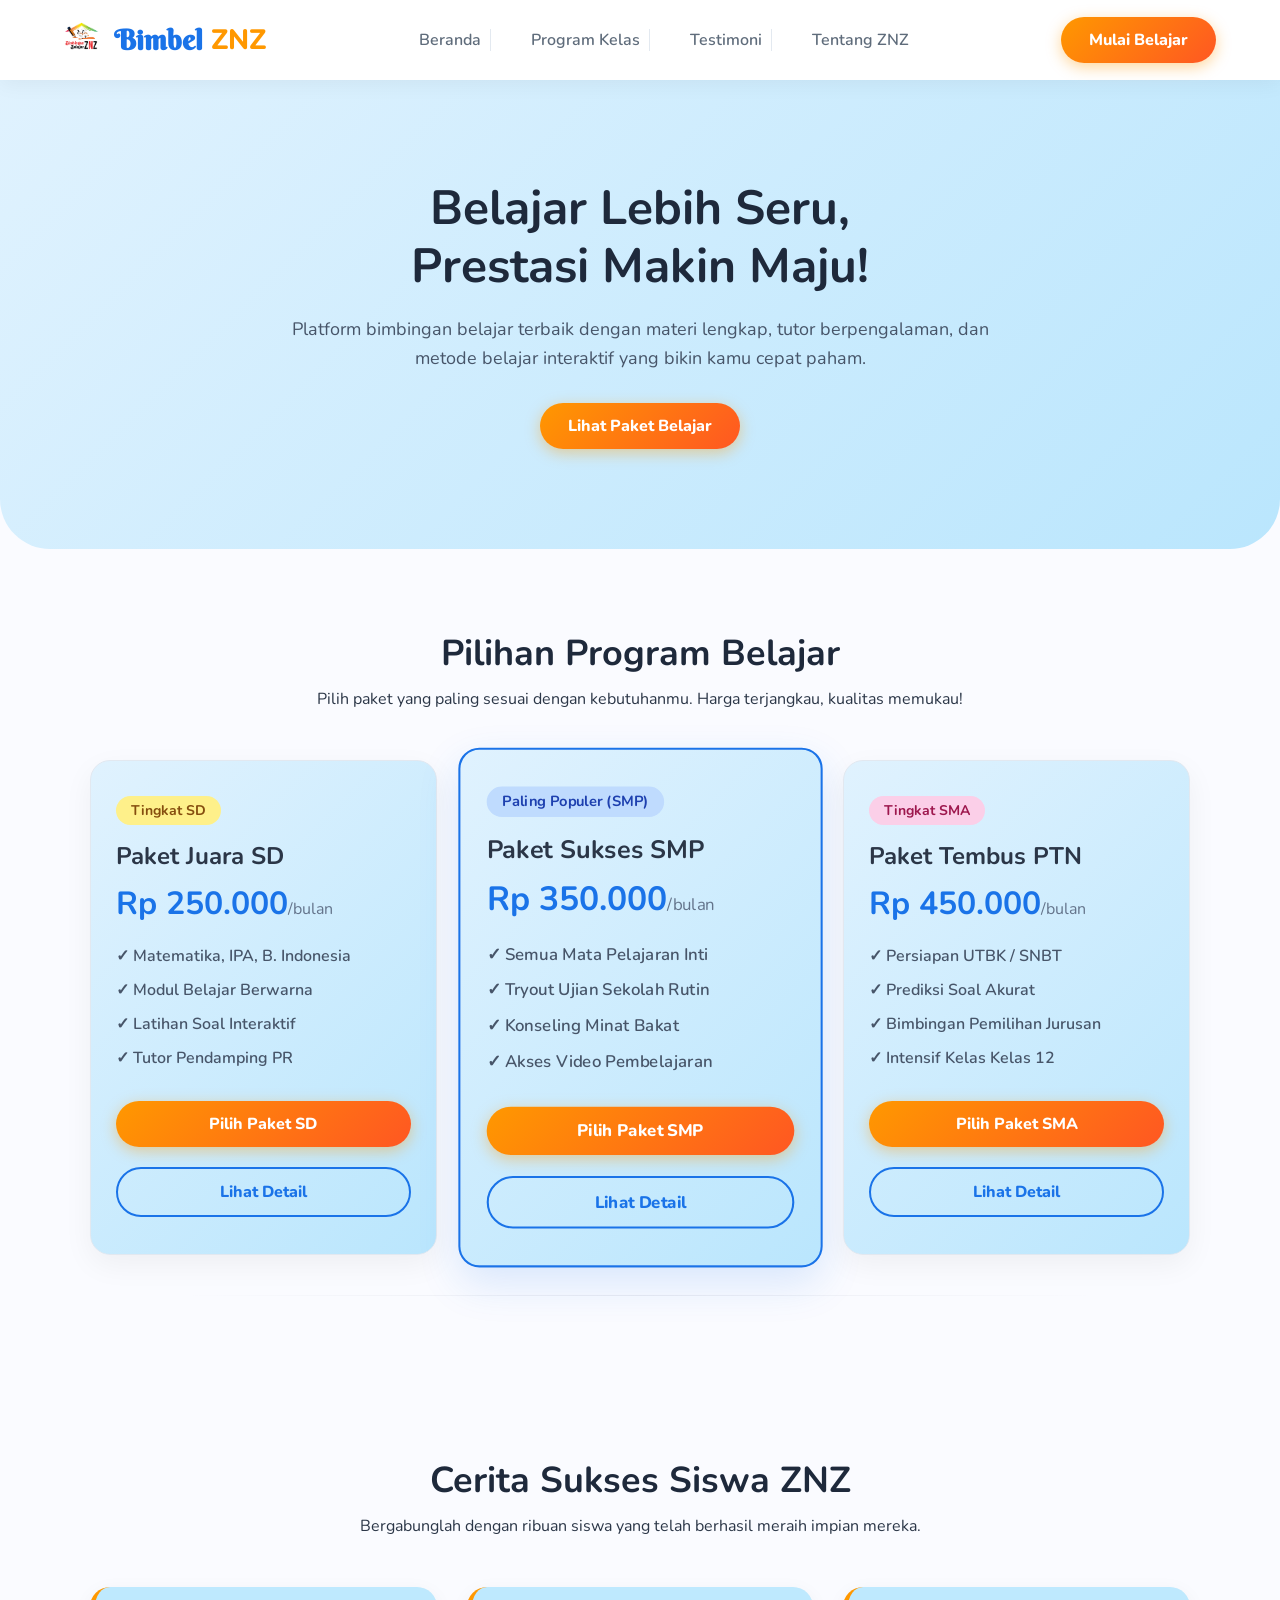
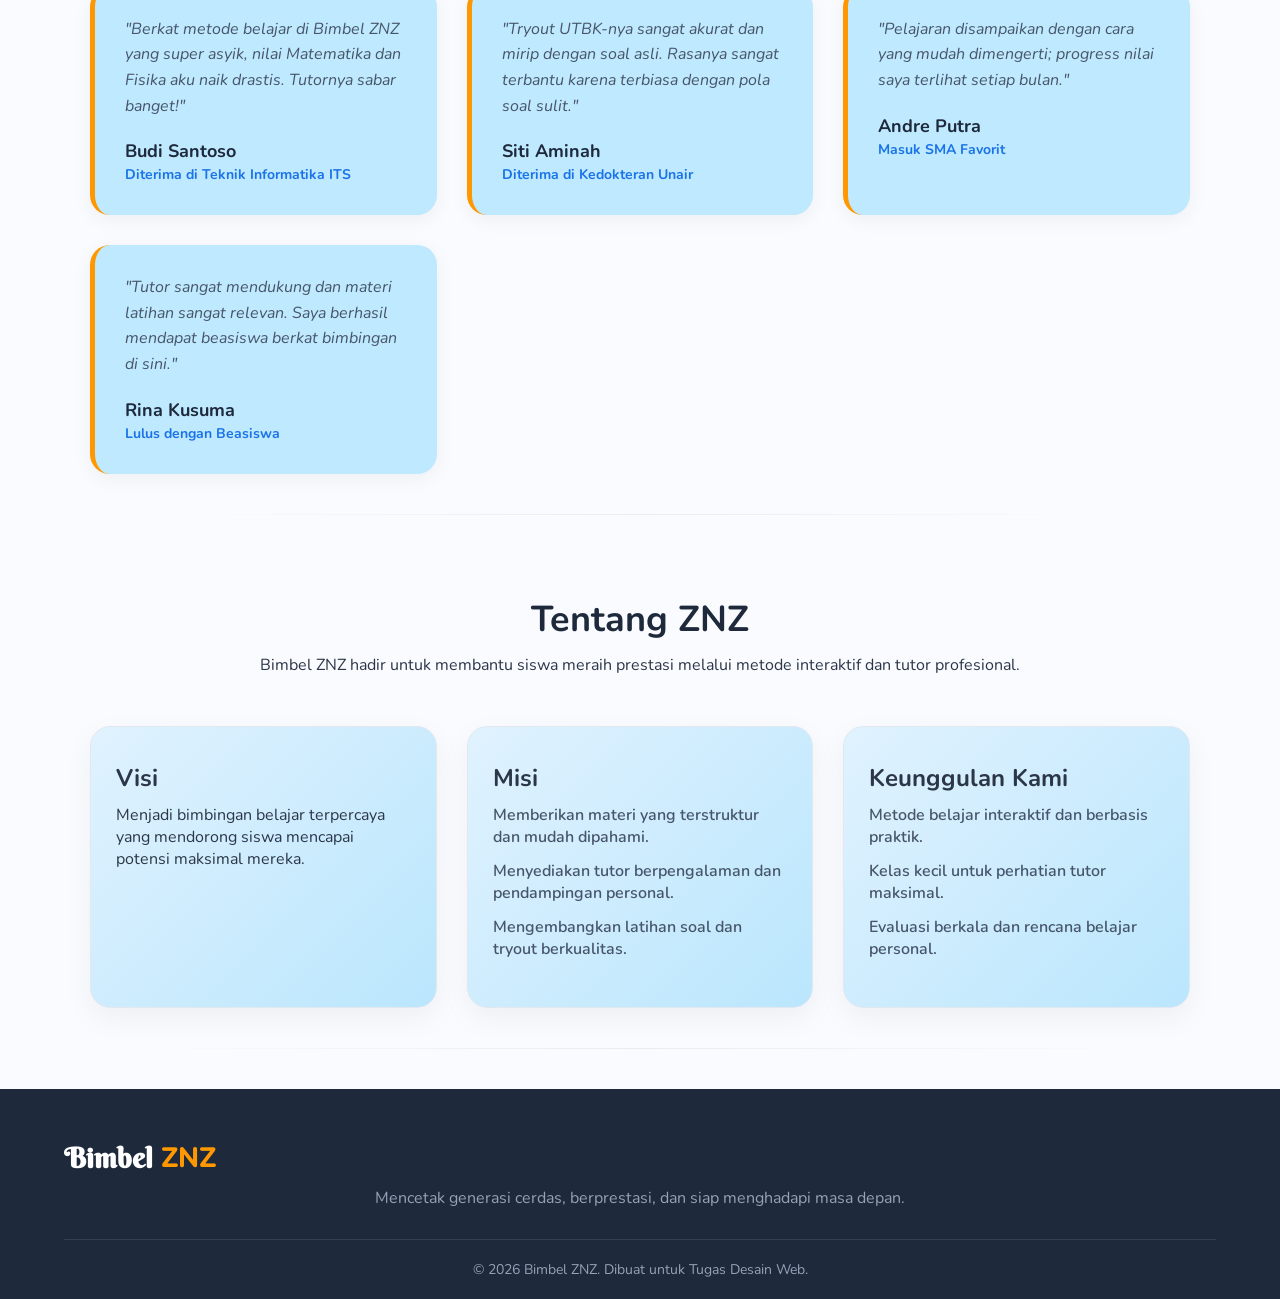
<file: index.html>
<!DOCTYPE html>
<html lang="id">
<head>
    <meta charset="UTF-8">
    <meta name="viewport" content="width=device-width, initial-scale=1.0">
    <title>Bimbel ZNZ - Sukses Belajar Bersama Kami</title>
    <!-- Menghubungkan ke file CSS -->
    <link rel="stylesheet" href="style.css">
    <!-- Mengambil Font dari Google Fonts -->
    <link href="https://fonts.googleapis.com/css2?family=Nunito:wght@400;600;800&family=Berkshire+Swash&family=Bebas+Neue&display=swap" rel="stylesheet">
</head>
<body>

    <!-- NAVBAR -->
    <header>
        <div class="logo">
            <!-- Tambahkan tag img ini -->
            <img src="LOGO BIMBEL_.png" alt="Logo Bimbel ZNZ" class="logo-img">
            <div class="logo-text">Bimbel<span>ZNZ</span></div>
        </div>
        <nav>
            <ul>
                <li><a href="#beranda">Beranda</a></li>
                <li><a href="#program">Program Kelas</a></li>
                <li><a href="#testimoni">Testimoni</a></li>
                <li><a href="#tentang">Tentang ZNZ</a></li>
            </ul>
        </nav>
        <a href="#program" class="btn btn-daftar">Mulai Belajar</a>
    </header>

    <!-- HERO SECTION (Sambutan) -->
    <section id="beranda" class="hero">
        <div class="hero-text">
            <h1>Belajar Lebih Seru,<br>Prestasi Makin Maju!</h1>
            <p>Platform bimbingan belajar terbaik dengan materi lengkap, tutor berpengalaman, dan metode belajar interaktif yang bikin kamu cepat paham.</p>
            <div class="hero-buttons">
                <a href="#program" class="btn btn-utama">Lihat Paket Belajar</a>
            </div>
        </div>
    </section>

    <!-- PROGRAM KELAS -->
    <section id="program" class="section-program">
        <div class="section-title">
            <h2>Pilihan Program Belajar</h2>
            <p>Pilih paket yang paling sesuai dengan kebutuhanmu. Harga terjangkau, kualitas memukau!</p>
        </div>
        
        <div class="grid-container">
            <!-- Paket SD -->
            <div class="card">
                <div class="card-header badge-sd">Tingkat SD</div>
                <h3>Paket Juara SD</h3>
                <h4 class="harga">Rp 250.000<span>/bulan</span></h4>
                <ul class="fasilitas">
                    <li>✓ Matematika, IPA, B. Indonesia</li>
                    <li>✓ Modul Belajar Berwarna</li>
                    <li>✓ Latihan Soal Interaktif</li>
                    <li>✓ Tutor Pendamping PR</li>
                </ul>
                <a href="#" class="btn btn-utama btn-full">Pilih Paket SD</a>
                <a href="juara-sd.html" class="btn btn-outline btn-full">Lihat Detail</a>
            </div>

            <!-- Paket SMP -->
            <div class="card card-popular">
                <div class="card-header badge-smp">Paling Populer (SMP)</div>
                <h3>Paket Sukses SMP</h3>
                <h4 class="harga">Rp 350.000<span>/bulan</span></h4>
                <ul class="fasilitas">
                    <li>✓ Semua Mata Pelajaran Inti</li>
                    <li>✓ Tryout Ujian Sekolah Rutin</li>
                    <li>✓ Konseling Minat Bakat</li>
                    <li>✓ Akses Video Pembelajaran</li>
                </ul>
                <a href="#" class="btn btn-utama btn-full">Pilih Paket SMP</a>
                <a href="sukses-smp.html" class="btn btn-outline btn-full">Lihat Detail</a>
            </div>

            <!-- Paket SMA -->
            <div class="card">
                <div class="card-header badge-sma">Tingkat SMA</div>
                <h3>Paket Tembus PTN</h3>
                <h4 class="harga">Rp 450.000<span>/bulan</span></h4>
                <ul class="fasilitas">
                    <li>✓ Persiapan UTBK / SNBT</li>
                    <li>✓ Prediksi Soal Akurat</li>
                    <li>✓ Bimbingan Pemilihan Jurusan</li>
                    <li>✓ Intensif Kelas Kelas 12</li>
                </ul>
                <a href="#" class="btn btn-utama btn-full">Pilih Paket SMA</a>
                <a href="tembus-ptn.html" class="btn btn-outline btn-full">Lihat Detail</a>
            </div>
        </div>
    </section>

    <!-- TESTIMONI (Kredibilitas ala GO) -->
    <section id="testimoni" class="section-testimoni">
        <div class="section-title">
            <h2>Cerita Sukses Siswa ZNZ</h2>
            <p>Bergabunglah dengan ribuan siswa yang telah berhasil meraih impian mereka.</p>
        </div>
        
        <div class="grid-container">
            <div class="card-testi">
                <p class="kutipan">"Berkat metode belajar di Bimbel ZNZ yang super asyik, nilai Matematika dan Fisika aku naik drastis. Tutornya sabar banget!"</p>
                <div class="profil">
                    <strong>Budi Santoso</strong>
                    <span>Diterima di Teknik Informatika ITS</span>
                </div>
            </div>
            <div class="card-testi">
                <p class="kutipan">"Tryout UTBK-nya sangat akurat dan mirip dengan soal asli. Rasanya sangat terbantu karena terbiasa dengan pola soal sulit."</p>
                <div class="profil">
                    <strong>Siti Aminah</strong>
                    <span>Diterima di Kedokteran Unair</span>
                </div>
            </div>
            <div class="card-testi">
                <p class="kutipan">"Pelajaran disampaikan dengan cara yang mudah dimengerti; progress nilai saya terlihat setiap bulan."</p>
                <div class="profil">
                    <strong>Andre Putra</strong>
                    <span>Masuk SMA Favorit</span>
                </div>
            </div>
            <div class="card-testi">
                <p class="kutipan">"Tutor sangat mendukung dan materi latihan sangat relevan. Saya berhasil mendapat beasiswa berkat bimbingan di sini."</p>
                <div class="profil">
                    <strong>Rina Kusuma</strong>
                    <span>Lulus dengan Beasiswa</span>
                </div>
            </div>
        </div>
    </section>

    <!-- TENTANG ZNZ -->
    <section id="tentang" class="section-tentang">
        <div class="section-title">
            <h2>Tentang ZNZ</h2>
            <p>Bimbel ZNZ hadir untuk membantu siswa meraih prestasi melalui metode interaktif dan tutor profesional.</p>
        </div>

        <div class="grid-container tentang-grid">
            <div class="card">
                <h3>Visi</h3>
                <p>Menjadi bimbingan belajar terpercaya yang mendorong siswa mencapai potensi maksimal mereka.</p>
            </div>

            <div class="card">
                <h3>Misi</h3>
                <ul class="fasilitas">
                    <li>Memberikan materi yang terstruktur dan mudah dipahami.</li>
                    <li>Menyediakan tutor berpengalaman dan pendampingan personal.</li>
                    <li>Mengembangkan latihan soal dan tryout berkualitas.</li>
                </ul>
            </div>

            <div class="card">
                <h3>Keunggulan Kami</h3>
                <ul class="fasilitas">
                    <li>Metode belajar interaktif dan berbasis praktik.</li>
                    <li>Kelas kecil untuk perhatian tutor maksimal.</li>
                    <li>Evaluasi berkala dan rencana belajar personal.</li>
                </ul>
            </div>
        </div>
    </section>

    <!-- FOOTER -->
    <footer>
        <div class="footer-content">
            <div class="logo-text" style="color: white; margin-bottom: 10px;">Bimbel<span>ZNZ</span></div>
            <p>Mencetak generasi cerdas, berprestasi, dan siap menghadapi masa depan.</p>
        </div>
        <div class="footer-bottom">
            <p>&copy; 2026 Bimbel ZNZ. Dibuat untuk Tugas Desain Web.</p>
        </div>
    </footer>

</body>
</html>
</file>
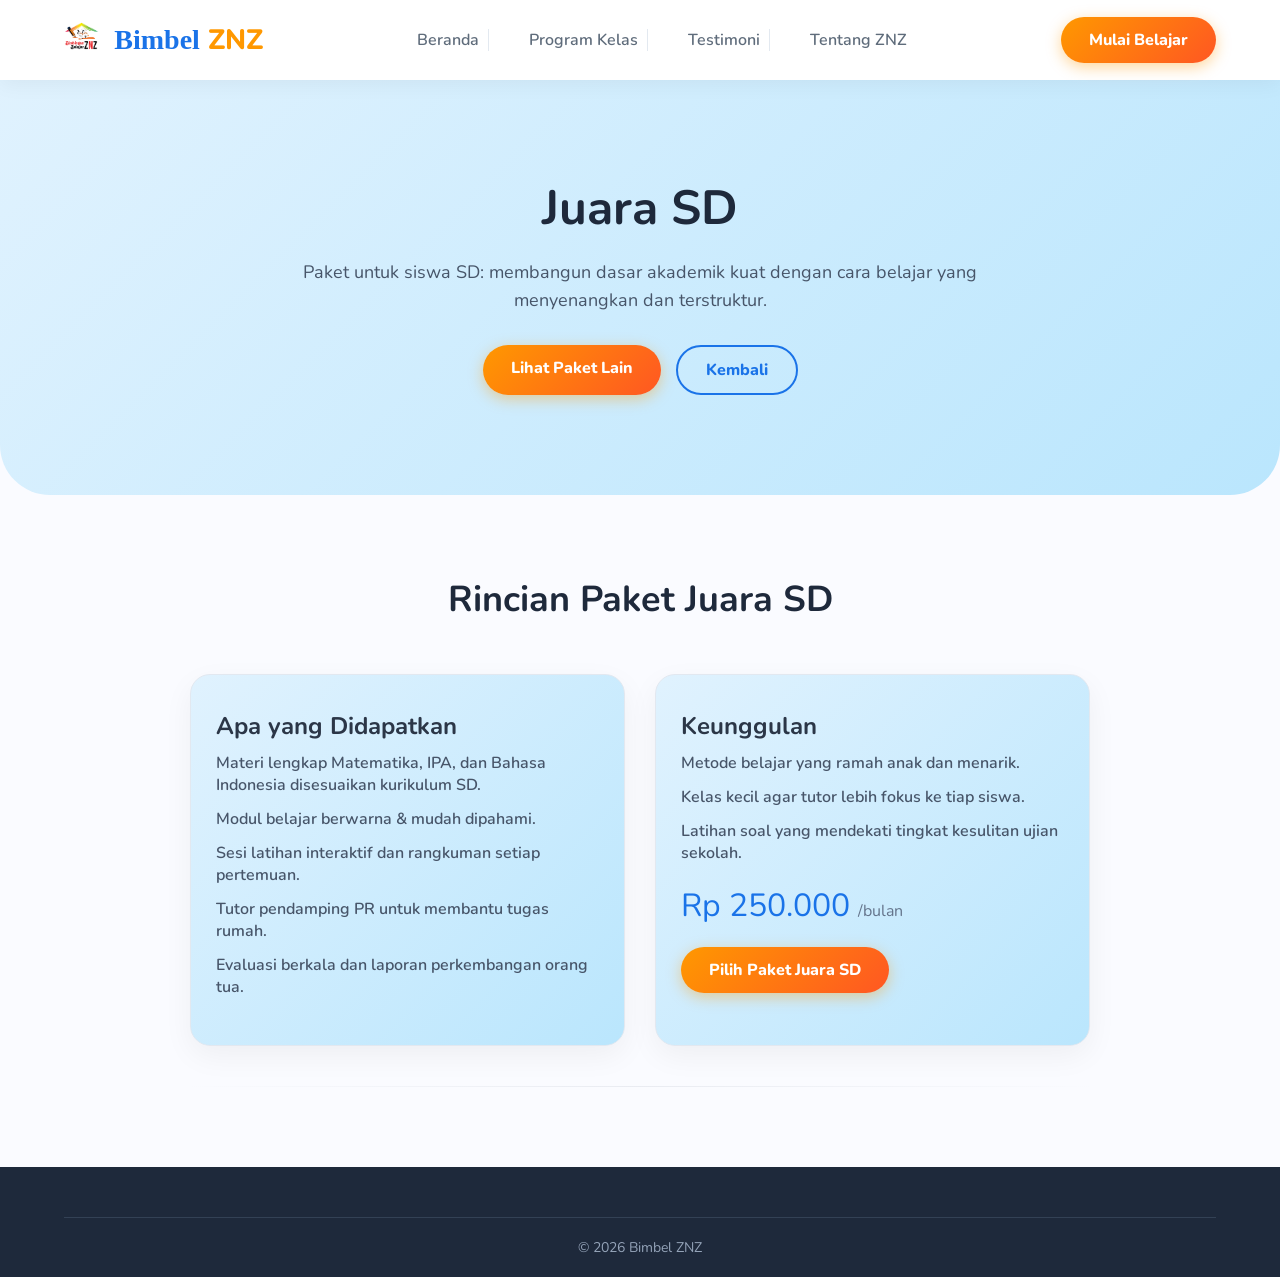
<file: juara-sd.html>
<!DOCTYPE html>
<html lang="id">
<head>
    <meta charset="UTF-8">
    <meta name="viewport" content="width=device-width, initial-scale=1.0">
    <title>Juara SD - Detail Paket | Bimbel ZNZ</title>
    <link rel="stylesheet" href="style.css">
    <link href="https://fonts.googleapis.com/css2?family=Nunito:wght@400;600;800&display=swap" rel="stylesheet">
</head>
<body>
    <header>
        <div class="logo">
            <img src="LOGO BIMBEL_.png" alt="Logo Bimbel ZNZ" class="logo-img">
            <div class="logo-text">Bimbel<span>ZNZ</span></div>
        </div>
        <nav>
            <ul>
                <li><a href="index.html#beranda">Beranda</a></li>
                <li><a href="index.html#program">Program Kelas</a></li>
                <li><a href="index.html#testimoni">Testimoni</a></li>
                <li><a href="index.html#tentang">Tentang ZNZ</a></li>
            </ul>
        </nav>
        <a href="index.html#program" class="btn btn-daftar">Mulai Belajar</a>
    </header>

    <section class="hero">
        <div class="hero-text">
            <h1>Juara SD</h1>
            <p>Paket untuk siswa SD: membangun dasar akademik kuat dengan cara belajar yang menyenangkan dan terstruktur.</p>
            <div class="hero-buttons">
                <a href="index.html#program" class="btn btn-utama">Lihat Paket Lain</a>
                <a href="index.html" class="btn btn-outline">Kembali</a>
            </div>
        </div>
    </section>

    <section class="section-program">
        <div class="section-title">
            <h2>Rincian Paket Juara SD</h2>
        </div>

        <div class="grid-container" style="max-width:900px; margin:0 auto;">
            <div class="card">
                <h3>Apa yang Didapatkan</h3>
                <ul class="fasilitas">
                    <li>Materi lengkap Matematika, IPA, dan Bahasa Indonesia disesuaikan kurikulum SD.</li>
                    <li>Modul belajar berwarna & mudah dipahami.</li>
                    <li>Sesi latihan interaktif dan rangkuman setiap pertemuan.</li>
                    <li>Tutor pendamping PR untuk membantu tugas rumah.</li>
                    <li>Evaluasi berkala dan laporan perkembangan orang tua.</li>
                </ul>
            </div>

            <div class="card">
                <h3>Keunggulan</h3>
                <ul class="fasilitas">
                    <li>Metode belajar yang ramah anak dan menarik.</li>
                    <li>Kelas kecil agar tutor lebih fokus ke tiap siswa.</li>
                    <li>Latihan soal yang mendekati tingkat kesulitan ujian sekolah.</li>
                </ul>
                <div style="margin-top:20px;">
                    <p class="harga">Rp 250.000 <span>/bulan</span></p>
                    <a href="index.html" class="btn btn-utama">Pilih Paket Juara SD</a>
                </div>
            </div>
        </div>
    </section>

    <footer>
        <div class="footer-bottom">
            <p>&copy; 2026 Bimbel ZNZ</p>
        </div>
    </footer>
</body>
</html>
</file>
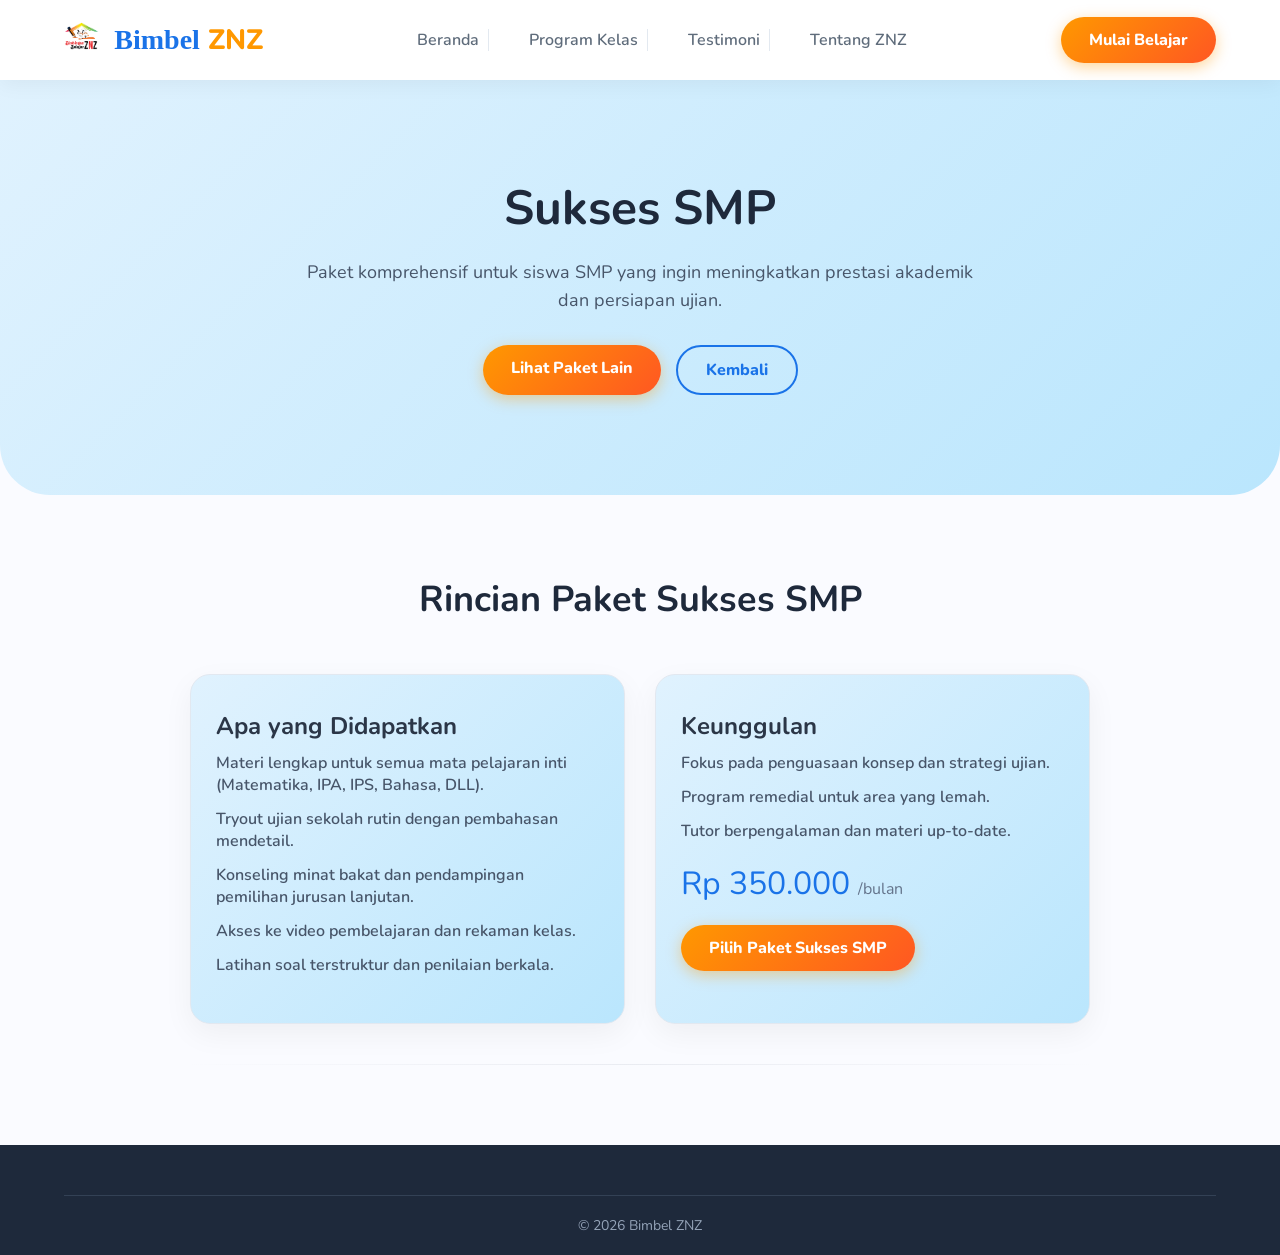
<file: sukses-smp.html>
<!DOCTYPE html>
<html lang="id">
<head>
    <meta charset="UTF-8">
    <meta name="viewport" content="width=device-width, initial-scale=1.0">
    <title>Sukses SMP - Detail Paket | Bimbel ZNZ</title>
    <link rel="stylesheet" href="style.css">
    <link href="https://fonts.googleapis.com/css2?family=Nunito:wght@400;600;800&display=swap" rel="stylesheet">
</head>
<body>
    <header>
        <div class="logo">
            <img src="LOGO BIMBEL_.png" alt="Logo Bimbel ZNZ" class="logo-img">
            <div class="logo-text">Bimbel<span>ZNZ</span></div>
        </div>
        <nav>
            <ul>
                <li><a href="index.html#beranda">Beranda</a></li>
                <li><a href="index.html#program">Program Kelas</a></li>
                <li><a href="index.html#testimoni">Testimoni</a></li>
                <li><a href="index.html#tentang">Tentang ZNZ</a></li>
            </ul>
        </nav>
        <a href="index.html#program" class="btn btn-daftar">Mulai Belajar</a>
    </header>

    <section class="hero">
        <div class="hero-text">
            <h1>Sukses SMP</h1>
            <p>Paket komprehensif untuk siswa SMP yang ingin meningkatkan prestasi akademik dan persiapan ujian.</p>
            <div class="hero-buttons">
                <a href="index.html#program" class="btn btn-utama">Lihat Paket Lain</a>
                <a href="index.html" class="btn btn-outline">Kembali</a>
            </div>
        </div>
    </section>

    <section class="section-program">
        <div class="section-title">
            <h2>Rincian Paket Sukses SMP</h2>
        </div>

        <div class="grid-container" style="max-width:900px; margin:0 auto;">
            <div class="card">
                <h3>Apa yang Didapatkan</h3>
                <ul class="fasilitas">
                    <li>Materi lengkap untuk semua mata pelajaran inti (Matematika, IPA, IPS, Bahasa, DLL).</li>
                    <li>Tryout ujian sekolah rutin dengan pembahasan mendetail.</li>
                    <li>Konseling minat bakat dan pendampingan pemilihan jurusan lanjutan.</li>
                    <li>Akses ke video pembelajaran dan rekaman kelas.</li>
                    <li>Latihan soal terstruktur dan penilaian berkala.</li>
                </ul>
            </div>

            <div class="card">
                <h3>Keunggulan</h3>
                <ul class="fasilitas">
                    <li>Fokus pada penguasaan konsep dan strategi ujian.</li>
                    <li>Program remedial untuk area yang lemah.</li>
                    <li>Tutor berpengalaman dan materi up-to-date.</li>
                </ul>
                <div style="margin-top:20px;">
                    <p class="harga">Rp 350.000 <span>/bulan</span></p>
                    <a href="index.html" class="btn btn-utama">Pilih Paket Sukses SMP</a>
                </div>
            </div>
        </div>
    </section>

    <footer>
        <div class="footer-bottom">
            <p>&copy; 2026 Bimbel ZNZ</p>
        </div>
    </footer>
</body>
</html>
</file>
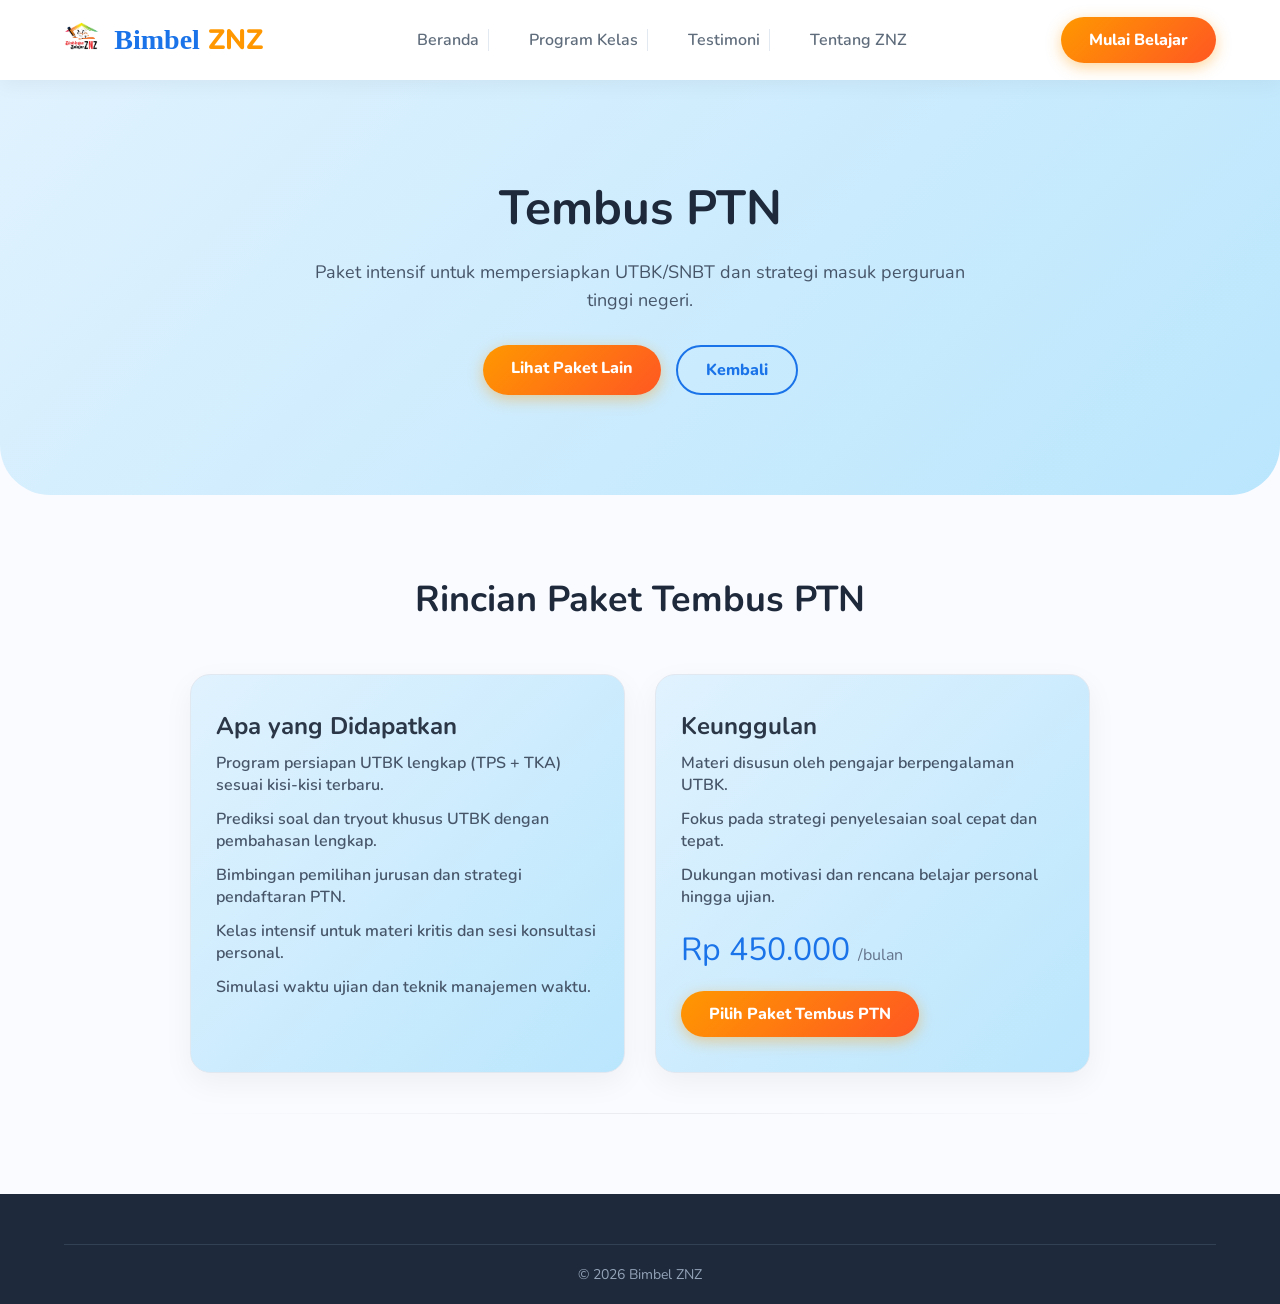
<file: tembus-ptn.html>
<!DOCTYPE html>
<html lang="id">
<head>
    <meta charset="UTF-8">
    <meta name="viewport" content="width=device-width, initial-scale=1.0">
    <title>Tembus PTN - Detail Paket | Bimbel ZNZ</title>
    <link rel="stylesheet" href="style.css">
    <link href="https://fonts.googleapis.com/css2?family=Nunito:wght@400;600;800&display=swap" rel="stylesheet">
</head>
<body>
    <header>
        <div class="logo">
            <img src="LOGO BIMBEL_.png" alt="Logo Bimbel ZNZ" class="logo-img">
            <div class="logo-text">Bimbel<span>ZNZ</span></div>
        </div>
        <nav>
            <ul>
                <li><a href="index.html#beranda">Beranda</a></li>
                <li><a href="index.html#program">Program Kelas</a></li>
                <li><a href="index.html#testimoni">Testimoni</a></li>
                <li><a href="index.html#tentang">Tentang ZNZ</a></li>
            </ul>
        </nav>
        <a href="index.html#program" class="btn btn-daftar">Mulai Belajar</a>
    </header>

    <section class="hero">
        <div class="hero-text">
            <h1>Tembus PTN</h1>
            <p>Paket intensif untuk mempersiapkan UTBK/SNBT dan strategi masuk perguruan tinggi negeri.</p>
            <div class="hero-buttons">
                <a href="index.html#program" class="btn btn-utama">Lihat Paket Lain</a>
                <a href="index.html" class="btn btn-outline">Kembali</a>
            </div>
        </div>
    </section>

    <section class="section-program">
        <div class="section-title">
            <h2>Rincian Paket Tembus PTN</h2>
        </div>

        <div class="grid-container" style="max-width:900px; margin:0 auto;">
            <div class="card">
                <h3>Apa yang Didapatkan</h3>
                <ul class="fasilitas">
                    <li>Program persiapan UTBK lengkap (TPS + TKA) sesuai kisi-kisi terbaru.</li>
                    <li>Prediksi soal dan tryout khusus UTBK dengan pembahasan lengkap.</li>
                    <li>Bimbingan pemilihan jurusan dan strategi pendaftaran PTN.</li>
                    <li>Kelas intensif untuk materi kritis dan sesi konsultasi personal.</li>
                    <li>Simulasi waktu ujian dan teknik manajemen waktu.</li>
                </ul>
            </div>

            <div class="card">
                <h3>Keunggulan</h3>
                <ul class="fasilitas">
                    <li>Materi disusun oleh pengajar berpengalaman UTBK.</li>
                    <li>Fokus pada strategi penyelesaian soal cepat dan tepat.</li>
                    <li>Dukungan motivasi dan rencana belajar personal hingga ujian.</li>
                </ul>
                <div style="margin-top:20px;">
                    <p class="harga">Rp 450.000 <span>/bulan</span></p>
                    <a href="index.html" class="btn btn-utama">Pilih Paket Tembus PTN</a>
                </div>
            </div>
        </div>
    </section>

    <footer>
        <div class="footer-bottom">
            <p>&copy; 2026 Bimbel ZNZ</p>
        </div>
    </footer>
</body>
</html>
</file>
<file: style.css>
/* =========================================
   1. RESET & FONT DASAR (Kesan Bersih/GO)
   ========================================= */
* {
    margin: 0;
    padding: 0;
    box-sizing: border-box;
    font-family: 'Nunito', sans-serif; /* Font modern dan membulat */
}

html {
    scroll-behavior: smooth;
}

body {
    background-color: #fafbff; /* Latar belakang abu kebiruan sangat muda */
    color: #2b3647;
}

/* =========================================
   2. NAVBAR & HEADER
   ========================================= */
header {
    display: flex;
    justify-content: space-between;
    align-items: center;
    padding: 15px 5%;
    background-color: #ffffff;
    box-shadow: 0 4px 20px rgba(0, 0, 0, 0.05);
    position: sticky;
    top: 0;
    z-index: 1000;
}

.logo-img {
    height: 50px;
    width: auto;
    object-fit: contain;
    /* 1. Tambahkan dua baris ini di dalam .logo-img */
    transition: transform 0.3s ease; /* Penghalus gerakan */
    cursor: pointer; /* Mengubah kursor panah menjadi ikon tangan */
}

/* 2. Tambahkan blok kode ini tepat di bawah .logo-img */
.logo-img:hover {
    transform: scale(1.15); /* Angka 1.15 artinya membesar 15% dari ukuran asli */
}

.logo {
    display: flex;
    align-items: center; /* Memaksa sejajar secara vertikal */
    gap: 15px; /* Jarak antara gambar dan teks */
}

/* 2. Tambahkan kode ini untuk mengatur ukuran gambar logo */
.logo-img {
    height: 50px; /* Atur tinggi gambar agar pas di navbar */
    width: auto;
    object-fit: contain; /* Menjaga agar gambar tidak gepeng */
}

/* 3. Kode tulisan yang sudah kamu ubah sebelumnya (tetap sama) */
.logo-text {
    font-family: 'Berkshire Swash', serif;
    font-size: 32px;
    color: #e31820;
    display: flex;
    align-items: center;
    gap: 8px;
}

.logo-text {
    font-size: 28px;
    font-weight: 800;
    color: #1a73e8; /* Biru Ruangguru */
}

.logo-text span {
    color: #ff9800; /* Oranye Ceria */
}

/* Logo text animation (wave / bounce per-letter) */
.logo-text .char {
    display: inline-block;
    transform-origin: center;
    animation: logoWave 1.2s ease-in-out infinite;
}

@keyframes logoWave {
    0% { transform: translateY(0); }
    20% { transform: translateY(-6px) scale(1.02); }
    40% { transform: translateY(0); }
    100% { transform: translateY(0); }
}

/* Slightly reduce animation on small screens */
@media (max-width: 480px) {
    .logo-text { font-size: 22px; }
    .logo-text .char { animation-duration: 1s; }
}

nav ul {
    list-style: none;
    display: flex;
    gap: 30px;
}

nav a {
    text-decoration: none;
    color: #5f6c7b;
    font-weight: 600;
    transition: color 0.3s;
}

nav a:hover {
    color: #1a73e8;
}

/* Pembatas antar menu (navbar) */
nav ul li {
    position: relative;
    padding: 0 10px;
}

nav ul li:not(:last-child)::after {
    content: "";
    position: absolute;
    right: 0;
    top: 50%;
    transform: translateY(-50%);
    width: 1px;
    height: 22px;
    background: #e2e8f0;
    opacity: 0.95;
}

/* =========================================
   3. TOMBOL (Kesan Modern Ruangguru)
   ========================================= */
.btn {
    display: inline-block;
    padding: 12px 28px;
    border-radius: 50px; /* Sangat membulat / pill shape */
    font-weight: 800;
    text-decoration: none;
    text-align: center;
    transition: all 0.3s ease;
    cursor: pointer;
}

.btn-daftar, .btn-utama {
    background: linear-gradient(135deg, #ff9800, #ff5722);
    color: white;
    box-shadow: 0 4px 15px rgba(255, 152, 0, 0.4);
}

.btn-daftar:hover, .btn-utama:hover {
    transform: translateY(-3px) scale(1.05);
    box-shadow: 0 8px 25px rgba(255, 152, 0, 0.5);
}

.btn-outline {
    background-color: transparent;
    color: #1a73e8;
    border: 2px solid #1a73e8;
}

.btn-outline:hover {
    background-color: #1a73e8;
    color: white;
}

.btn-full {
    width: 100%;
    margin-top: 20px;
}

/* =========================================
   4. HERO SECTION (Gradasi & Eye-Catching)
   ========================================= */
.hero {
    padding: 100px 5%;
    text-align: center;
    background: linear-gradient(135deg, #e0f2fe, #bae6fd);
    border-bottom-left-radius: 50px;
    border-bottom-right-radius: 50px;
}

.hero-text h1 {
    font-size: 48px;
    color: #1e293b;
    margin-bottom: 20px;
    line-height: 1.2;
}

.hero-text p {
    font-size: 18px;
    color: #475569;
    max-width: 700px;
    margin: 0 auto 30px;
    line-height: 1.6;
}

.hero-buttons {
    display: flex;
    justify-content: center;
    gap: 15px;
}

/* =========================================
   5. GRID LAYOUT & PROGRAM KELAS (Rapi ala GO)
   ========================================= */
.section-program, .section-testimoni {
    padding: 80px 5%;
}

.section-title {
    text-align: center;
    margin-bottom: 50px;
}

.section-title h2 {
    font-size: 36px;
    color: #1e293b;
    margin-bottom: 10px;
}

.grid-container {
    display: grid;
    grid-template-columns: repeat(auto-fit, minmax(300px, 1fr));
    gap: 30px;
    max-width: 1100px;
    margin: 0 auto;
}

/* Pembatas horizontal antar seksi pada halaman (muncul saat di-scroll) */
section { position: relative; }

section:not(.hero):not(footer)::after {
    content: "";
    display: block;
    width: 80%;
    max-width: 1100px;
    height: 1px;
    margin: 40px auto 0;
    background: linear-gradient(90deg, transparent, rgba(34,50,80,0.08), transparent);
}

/* Tambah jarak bawah tiap seksi agar separator tidak menempel */
section { padding-bottom: 40px; }

@media (max-width: 768px) {
    section:not(.hero):not(footer)::after { width: 90%; margin: 30px auto 0; }
}

/* Kotak Kartu */
.card {
    background: linear-gradient(135deg, #e0f2fe, #bae6fd);
    padding: 35px 25px;
    border-radius: 20px;
    box-shadow: 0 10px 30px rgba(0, 0, 0, 0.05);
    transition: transform 0.3s ease;
    border: 1px solid #e2e8f0;
    position: relative;
    overflow: hidden;
}

.card:hover {
    transform: translateY(-10px);
    border-color: #1a73e8;
}

/* Kartu Paling Populer (Nongol Sedikit) */
.card-popular {
    transform: scale(1.05);
    border: 2px solid #1a73e8;
    box-shadow: 0 15px 40px rgba(26, 115, 232, 0.15);
}

.card-popular:hover {
    transform: scale(1.05) translateY(-10px);
}

.card-header {
    display: inline-block;
    padding: 5px 15px;
    border-radius: 20px;
    font-size: 14px;
    font-weight: bold;
    margin-bottom: 15px;
}

.badge-sd { background-color: #fef08a; color: #854d0e; }
.badge-smp { background-color: #bfdbfe; color: #1e40af; }
.badge-sma { background-color: #fbcfe8; color: #9d174d; }

.card h3 { font-size: 24px; margin-bottom: 10px; }
.card .harga { font-size: 32px; color: #1a73e8; margin-bottom: 20px; }
.card .harga span { font-size: 16px; color: #64748b; font-weight: normal; }

.fasilitas { list-style: none; }
.fasilitas li { margin-bottom: 12px; color: #475569; font-weight: 600; }

/* =========================================
   6. TESTIMONI
   ========================================= */
.card-testi {
    background-color: rgb(190, 233, 254);
    padding: 30px;
    border-radius: 20px;
    box-shadow: 0 5px 20px rgba(0,0,0,0.05);
    border-left: 5px solid #ff9800;
}

.kutipan { font-style: italic; color: #475569; margin-bottom: 20px; line-height: 1.6; }
.profil strong { display: block; color: #1e293b; font-size: 18px; }
.profil span { color: #1a73e8; font-size: 14px; font-weight: bold; }

/* =========================================
   7. FOOTER
   ========================================= */
footer {
    background-color: #1e293b;
    color: #94a3b8;
    text-align: center;
    padding: 50px 5% 20px;
}

.footer-content { margin-bottom: 30px; }
.footer-bottom { border-top: 1px solid #334155; padding-top: 20px; font-size: 14px; }

/* =========================================
   8. RESPONSIVE (Tampilan HP)
   ========================================= */
@media (max-width: 768px) {
    header { flex-direction: column; gap: 15px; }
    .hero-text h1 { font-size: 32px; }
    .card-popular { transform: scale(1); }
    .card-popular:hover { transform: translateY(-5px); }
    .hero-buttons { flex-direction: column; }
    /* Sembunyikan pembatas navbar pada layar kecil */
    nav ul li:not(:last-child)::after { display: none; }
    nav ul { gap: 15px; justify-content: center; }
}
</file>
